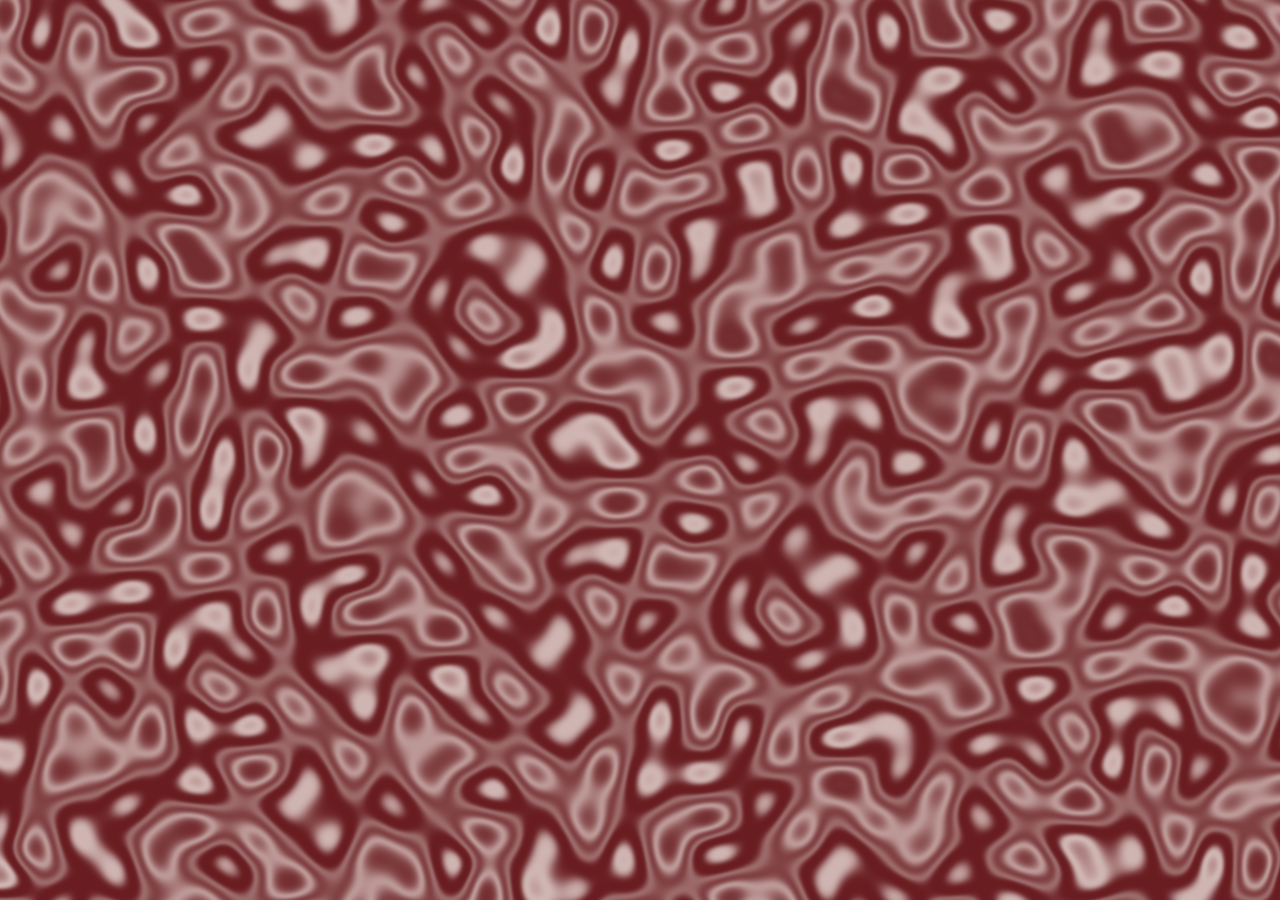
<file: projects/domain-warping/textures.html>
<!DOCTYPE html>
<html>
<head>
    <title>Domain Warping Textures - Codec</title>
    <style>
        * {
            margin: 0;
            overflow: hidden;
        }

        #canvas {
            position: absolute;
        }
    </style>
</head>

<body>
    <canvas id='canvas'></canvas>

    <script id='fragment-shader' type='glsl'>
precision highp float;

uniform vec2 size;

// Thank you to https://gist.github.com/patriciogonzalezvivo/670c22f3966e662d2f83 for the folowing two functions
vec3 permute(vec3 x) { return mod(((x*34.0)+1.0)*x, 289.0); }
float snoise(vec2 v){
    const vec4 C = vec4(0.211324865405187, 0.366025403784439,
        -0.577350269189626, 0.024390243902439);
    vec2 i  = floor(v + dot(v, C.yy) );
    vec2 x0 = v -   i + dot(i, C.xx);
    vec2 i1;
    i1 = (x0.x > x0.y) ? vec2(1.0, 0.0) : vec2(0.0, 1.0);
    vec4 x12 = x0.xyxy + C.xxzz;
    x12.xy -= i1;
    i = mod(i, 289.0);
    vec3 p = permute( permute( i.y + vec3(0.0, i1.y, 1.0 ))
    + i.x + vec3(0.0, i1.x, 1.0 ));
    vec3 m = max(0.5 - vec3(dot(x0,x0), dot(x12.xy,x12.xy),
        dot(x12.zw,x12.zw)), 0.0);
    m = m*m ;
    m = m*m ;
    vec3 x = 2.0 * fract(p * C.www) - 1.0;
    vec3 h = abs(x) - 0.5;
    vec3 ox = floor(x + 0.5);
    vec3 a0 = x - ox;
    m *= 1.79284291400159 - 0.85373472095314 * ( a0*a0 + h*h );
    vec3 g;
    g.x  = a0.x  * x0.x  + h.x  * x0.y;
    g.yz = a0.yz * x12.xz + h.yz * x12.yw;
    return 130.0 * dot(m, g);
}

uniform float time; // Current time

// The chosen colors
vec3 light = vec3(0.949, 0.914, 0.891);
vec3 dark = vec3(0.533, 0.145, 0.165) / 1.3;

// The pattern of warping for the final image
float warp(vec2 v) {
    float to = time / 100.0;

    vec2 a = vec2(snoise(v) / 2.0 - 0.5, snoise(v) + 1.0 + to); // Layer 1
    vec2 b = vec2(snoise(v) / 10.0 + 0.5 + a.y, snoise(v) * snoise(vec2(to, to)) / 2.0 - 1.0 + a.x); // Layer 2

    return snoise(b);
}


void main() {
    // Other possible combinations
    //vec2 val = vec2(snoise(gl_FragCoord.yx / 10.0), snoise(gl_FragCoord.yx / 100.0));
    //val = vec2(snoise(val), snoise(val));

    //vec2 val = vec2(snoise(gl_FragCoord.yx / 10.0), snoise(gl_FragCoord.yx / 100.0));
    //val = vec2(snoise(val), snoise(val));

    //val = snoise(gl_FragCoord.xy / 100.0 + 1.0);
    //val = snoise(gl_FragCoord.xy / 600.0 - val * 1.0);
    //val = snoise(gl_FragCoord.xy / 70.0 + val * 1.0);

    // Creates the final pattern of distortions
    float scale = snoise(vec2(time / 50.0, time / 100.0));
    vec3 col = mix(dark, light, pow((warp(gl_FragCoord.xy / 100.0) + 1.0) * 0.5, 3.0));

    gl_FragColor = vec4(col, 1);
}

    </script>
    
    <!-- Imports compute shader library -->
    <script src='/projects/compute-shader.js'></script>
    
    <script>

const cgl = new ComputeShaderContext(),
    glCanvas = cgl.canvas,
    gl = cgl.context;

glCanvas.id = 'gl-canvas';
document.body.appendChild(glCanvas);

let width = window.innerWidth,
    height = window.innerHeight;
glCanvas.width = width;
glCanvas.height = height;

ComputeShader.useContext(cgl);

let frame = 1;

const size = new ComputeShaderUniform('size', '2fv', [width, height]),
    time = new ComputeShaderUniform('time', '1f', frame);

let render; // Rendering shader

// How to resize the shader when the window is resized
const resize = () => {
    // Update width and height
    width = window.innerWidth;
    height = window.innerHeight;
    glCanvas.width = width;
    glCanvas.height = height;

    size.update([width, height]);

    // Recreate compute shader
    render = new ComputeShader(document.getElementById('fragment-shader').textContent, width, height);
    render.addUniform(size);
    render.addUniform(time);

    render.use(true);
    render.initializeInputs();
};
window.onresize = resize;
resize();

const loop = () => {
    time.update(frame ++);

    render.initializeUniforms();
    render.run();
    window.requestAnimationFrame(loop);
}
loop();

    </script>

    <script></script>
</body>

</html>
</file>
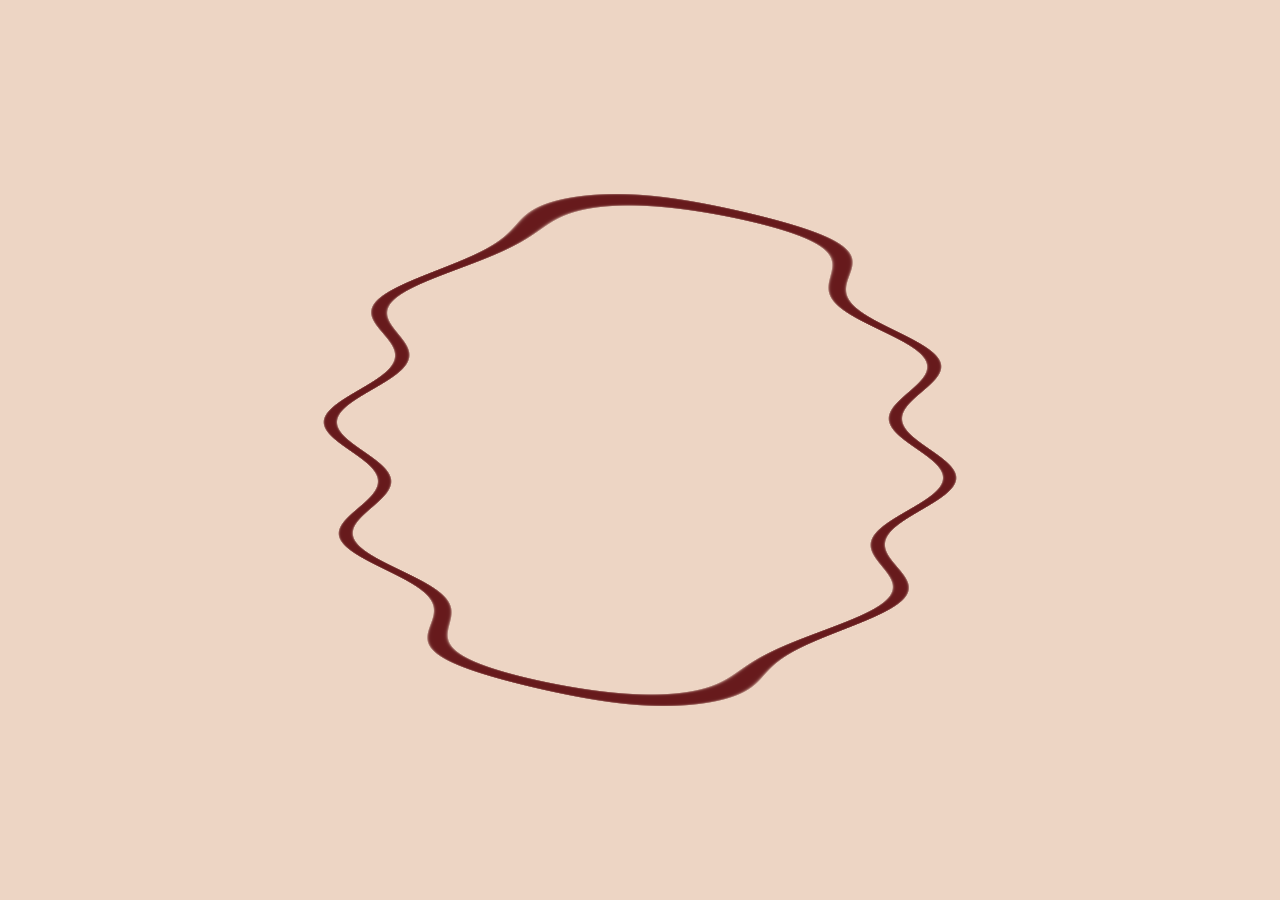
<file: projects/domain-warping/transformations.html>
<!DOCTYPE html>
<html>
<head>
    <title>Domain Warping Transformations - Codec</title>
    <link rel="stylesheet" href="/main-styles.css">
    <link rel="shortcut icon" type="image/x-icon" href="/favicon.ico">
    <style>
        * {
            margin: 0;
            overflow: hidden;
            background-color: var(--primary);
        }

        canvas {
            position: absolute;
        }
    </style>
</head>

<body>
    <canvas id='canvas'></canvas>
    <div id='filter'></div>

    <script id='fragment-shader' type='glsl'>
precision highp float;

uniform vec2 size; // Screen size
uniform float time; // Current time

// Colors
vec3 light = vec3(0.949, 0.914, 0.891);
vec3 dark = vec3(0.533, 0.145, 0.165) / 1.3;

void main() {
    vec2 pos = gl_FragCoord.xy / size - 0.5;

    // Offsets (warps the domain)
    pos.x += sin(pos.y * sin(time * 0.05) * 80.0) * 0.03;
    pos.y /= sin(time * 0.05) * 0.3 + 0.7;

    // Gets the distance using the warped domain
    float dist = pos.x * pos.x + pos.y * pos.y,
        val = pow(min(200.0 * abs(dist - 0.1), 1.0), 8.0); // Essentially creates a ring with some fancy math so it has a thickness and looks smooth

    gl_FragColor = vec4(mix(dark, light, val), 1); // Chooses colors
}

    </script>
    
    <!-- Imports compute shader library -->
    <script src='/projects/compute-shader.js'></script>

    <script>

const cgl = new ComputeShaderContext(),
    glCanvas = cgl.canvas,
    gl = cgl.context;

glCanvas.id = 'gl-canvas';
document.body.appendChild(glCanvas);

let dim; // Dimensions
const setDim = () => {
    dim = Math.min(window.innerWidth, window.innerHeight);
    glCanvas.width = glCanvas.height = dim;

    // Centers canvas
    glCanvas.style.left = `${(window.innerWidth - dim) * 0.5}px`;
    glCanvas.style.top = `${(window.innerHeight - dim) * 0.5}px`;
};
setDim();

ComputeShader.useContext(cgl);

let frame = 1;
const size = new ComputeShaderUniform('size', '2fv', [dim, dim]),
    time = new ComputeShaderUniform('time', '1f', frame);

let render; // Rendering shader

// How to resize the shader when the window is resized
const resize = () => {
    // Update dimensions
    setDim();

    size.update([dim, dim]);

    // Recreate compute shader
    render = new ComputeShader(document.getElementById('fragment-shader').textContent, dim, dim);
    render.addUniform(size);
    render.addUniform(time);

    render.use(true);
    render.initializeInputs();
};
window.onresize = resize;
resize();


const loop = () => {
    time.update(frame ++);

    render.initializeUniforms();
    render.run();
    window.requestAnimationFrame(loop);
}
loop();

    </script>

    <script></script>
</body>

</html>
</file>
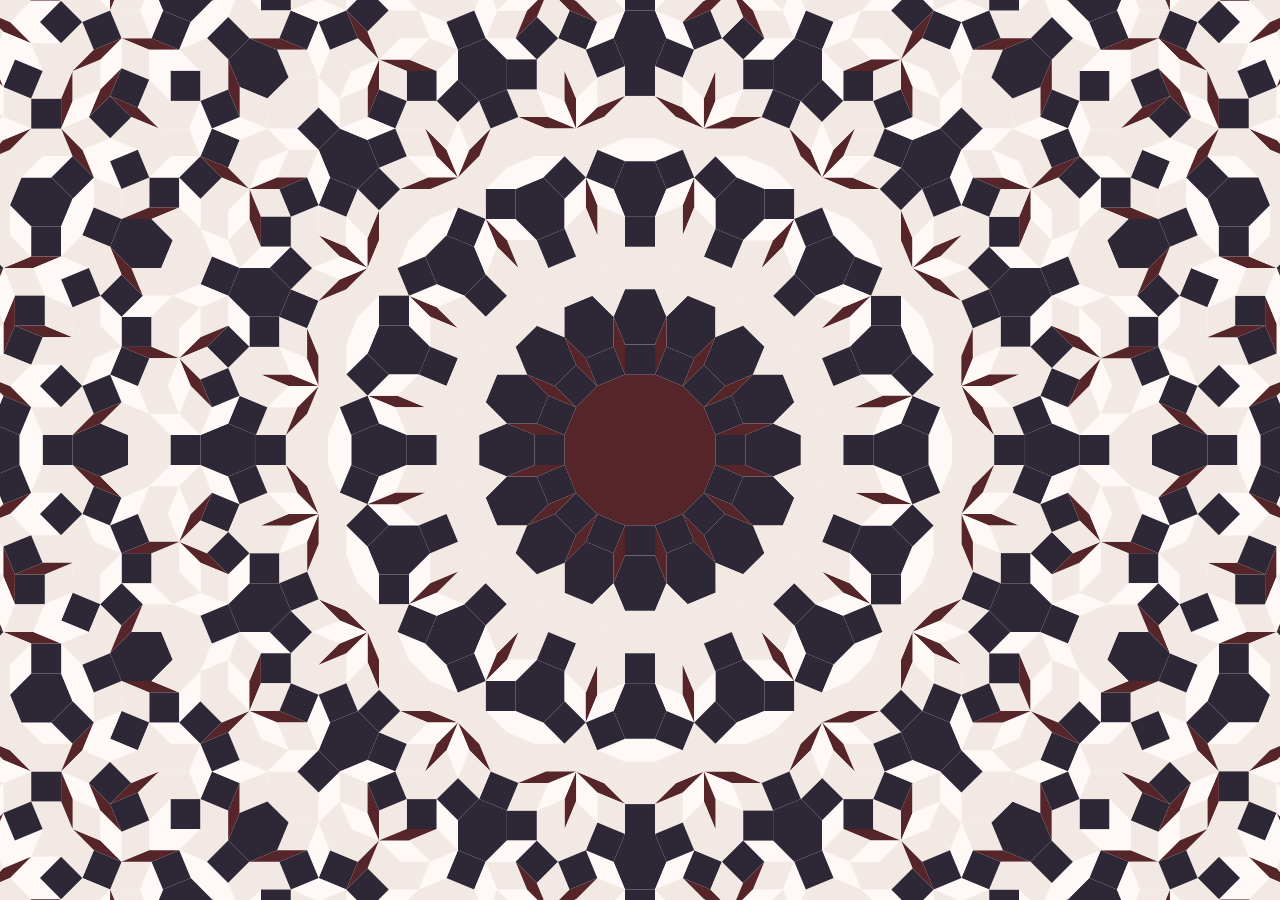
<file: projects/penrose-tilings/penrose-tilings.html>
<!DOCTYPE html>
<!-- 
Penrose Tiles
6/29/23
 -->
<html>
    <head>
        <title>Penrose Tilings</title>
        <style>
            * {
                overflow: hidden;
                margin: 0;
            }

            div {
                position: absolute;
                left: 50%;
                top: 50%;
                color: red;
            }
            canvas {
                position: absolute;
                left: 0;
                top: 0;
            }

        </style>
    </head>
    <body>
        <!-- <div>Hi</div> -->
        <canvas id = 'canvas'></canvas>
        <script>

const canvas = document.getElementById('canvas'),
    ctx = canvas.getContext('2d');

const width = window.innerWidth,
    height = window.innerHeight;

canvas.width = width;
canvas.height = height;

const showInts = false,
    stroke = false,
    fill = true;
let radius = 30, // 20 for smaller designs
    symmetries = 15; // 8, 9, 16

// ctx.strokeStyle = 'white';

// const colors = ['#2E2836', '#6A2E35', '#FEF8F7', '#F2E9E4', '#756D54'];
// const colors = ['#335c67', '#fff3b0', '#e09f3e', '#9e2a2b', '#540b0e'];
// const col1 = [13, 81, 133];//[0  , 0  , 0  ];
// const col2 = [133, 13, 13];

const lerp = (a, b, t) => a + (b - a) * t;

let o = 0;
class Tile {
    constructor(verts) {
        this.verts = verts;
        this.area = roundToPlace(Tile.getArea(verts), 5);

        this.com = [0, 0]; // Center of mass
        for (const vert of this.verts) {
            this.com[0] += vert[0];
            this.com[1] += vert[1];
        }
        this.com /= this.verts.length;
        this.com /= this.verts.length;
        
        if (Tile.types[this.area]) {
            this.type = Tile.types[this.area];
        } else {
            Tile.types[this.area] = {
                area: this.area,
                type: Tile.numTypes ++,
                dist: Infinity,
                color: null,
            }
            this.type = Tile.types[this.area];
        }
    }
    display() {
        ctx.fillStyle = Tile.types[this.area].color;
        // let l = (Math.pow(this.area(), 1 / 10)) * 50;
        // if (l > 1) l = 1;
        // ctx.fillStyle = `hsl(${l + 150}, 50%, 50%)`;
        // ctx.fillStyle = `rgb(${lerp(col1[0], col2[0], l)}, ${lerp(col1[1], col2[1], l)}, ${lerp(col1[2], col2[2], l)})`;
        // colors[(this.area() * 5 | 0) % 5];
        // colors[(this.verts.length * o * Math.sqrt(2) | 0) % 5 + ];
        // `hsl(${this.verts.length + o}, 50%, ${Math.sqrt(this.verts.length * 5) * 5}%)`;

        ctx.beginPath();
        ctx.moveTo(this.verts[0][0], this.verts[0][1]);
        for (const vert of this.verts) {
            ctx.lineTo(vert[0], vert[1]);
        }
        ctx.closePath();
        ctx.fill();
    }

    static setColors() {
        for (const tile of tiles) {
            const dist = Math.sqrt(tile.com[0] * tile.com[0] + tile.com[1] * tile.com[1]);
            if (dist < tile.type.dist) {
                tile.type.dist = dist;
            }
        }

        const distSorted = Object.values(Tile.types).sort(distSort);
        console.log(distSorted);
        console.log(Tile.types);
        for (let i = 0; i < distSorted.length; i ++) {
            const p = i / Tile.numTypes
            Tile.types[distSorted[i].area].color = cols[(i + 0) % 4];;//`hsl(${-p * 100 + 51}deg, ${100 - p * 83}%, ${75 - p * 45}%)`;
            // colors[(i + 3) % 4];
        }
    }
    static getArea(verts) {
        // Adapted from: https://web.archive.org/web/20100405070507/http://valis.cs.uiuc.edu/~sariel/research/CG/compgeom/msg00831.html
        let area = 0;
        for (let i = 0; i < verts.length; i ++) {
            area += verts[i][0] * verts[(i + 1) % verts.length][1] -
                    verts[i][1] * verts[(i + 1) % verts.length][0];
        }

        return area;
    }

    static sideLength = 1;
    static numTypes = 0;
    static types = {};
    static typeDists = [];
    static colors = [];
}

const numericSort = (a, b) => a - b;
const lineAngleSort = (a, b) => a.angle - b.angle;
const distSort = (a, b) => a.dist - b.dist;

// This isn't actually used anymore, but I think it's still a cool idea to find a unique ID for each grid space
const getRegion = (x, y) => {
    /*
    Takes the dot product of the vector from the center of the pattern
    to the mouse and the unit vector perpendicular to the line currently
    looked at. Does that for every line and then rounds it to get the
    unique ID for each region.
    */
    
    let arr = [];
    for (let theta = 0; theta < Math.PI; theta += Math.PI / symmetries) {
        // Originally offset by -width / 2 and -height / 2
        const dot = (x) * Math.cos(theta - Math.PI / 2) + (y) * Math.sin(theta - Math.PI / 2);
        arr.push(Math.floor(dot / lineDist + o));
    }

    return arr;
};

const unitVecs = [];
let gamma;
for (let i = 0; i < symmetries; i ++) unitVecs.push([Math.cos(2 * Math.PI * i / symmetries), Math.sin(2 * Math.PI * i / symmetries)]); // - Math.PI / 2

const calcVert = pos => {
    let x = 0,
        y = 0;
    for (let i = 0; i < symmetries; i ++) {
        const normal = unitVecs[i];
        const k = Math.floor(normal[0] * pos[0] + normal[1] * pos[1] - gamma[i]);
        x += normal[0] * k;
        y += normal[1] * k;
    }

    return [x, y];
};

const roundToPlace = (x, place) => +x.toFixed(place);

const tiles = [];
let tileEdges = {};
let lines = [];


// Adapted from: https://github.com/aatishb/patterncollider/blob/main/vue-definitions.js
// let steps = 2 * Math.round((radius / (symmetries - 1) - 1)/2) + 1;
// let offsets = [];
// for (let i = 0; i < steps; i ++) offsets[i] = i - (steps - 1) * 0.5;
// offsets.sort((a,b) => Math.abs(a) - Math.abs(b));

let offsets = [0];
for (let i = 1; i < radius * symmetries; i ++) offsets.push(-i, i);

// For the grid lines
const getY = (theta, n, x) => Math.tan(theta + Math.PI / 2) * (x - n * Math.cos(theta)) + n * Math.sin(theta);
const getX = (theta, n, y) => (y - n * Math.sin(theta)) / Math.tan(theta + Math.PI / 2) + n * Math.cos(theta);

const cols = ['rgb(242, 233, 228)', 'rgb(46, 40, 54)', 'rgb(85, 37, 42)', 'rgb(254, 248, 247)'];
//['rgb(calc(106 * 1.8), calc(46 * 1.8), calc(53 * 1.8))', 'rgb(46, 40, 54)', 'rgb(117, 109, 84)', 'rgb(200,200,200)', 'rgb(calc(106 * 0.8), calc(46 * 0.8), calc(53 * 0.8))'];

const createLines = () => {
    // ctx.clearRect(-width / 2, -height / 2, width, height);
    // ctx.beginPath();

    ctx.fillStyle = '#FEF8F7';
    ctx.fillRect(-width / 2, -height / 2, width, height);

    const tempLines = {};
    for (let i = 0; i < symmetries; i ++) {
        const theta = i * 2 / symmetries * Math.PI + 0.000001,
            slope = Math.tan(theta + Math.PI / 2);
        
        for (const n of offsets) {
            const x = (n + gamma[i]) * Math.cos(theta),
                y = (n + gamma[i]) * Math.sin(theta);

            // Draws the pentagrid
            ctx.strokeStyle = cols[i];
            ctx.beginPath();
            // ctx.moveTo(-10, slope * (-10 - x) + y);
            // ctx.lineTo(10, slope * (10 - x) + y);
            ctx.stroke();
            ctx.closePath();
            
            tempLines[roundToPlace(x, 5) + ' ' + roundToPlace(y, 5) + ' ' + roundToPlace(slope, 5)] = {
                x: x,
                y: y,
                m: slope,
                angle: (theta + Math.PI / 2) * 180 / Math.PI % 180,
            };
        }
    }

    lines = Object.values(tempLines);
    
    ctx.stroke();
    ctx.closePath();    
};

const scale = 15;//100;
ctx.lineCap = 'round';
ctx.lineWidth = 1.5/scale;//6 * 1 / scale;
ctx.translate(width / 2, height / 2);
ctx.scale(scale, scale);

const calcInts = intPts => {
    for (const line1 of lines) {
        for (const line2 of lines) {
            if (line1.angle >= line2.angle) continue;
            
            // Calculates the intersection point of the two lines in point-slope form.
            // Truncates to five digits of precision due to some errors if not truncated.
            let x = (line2.m * line2.x - line1.m * line1.x + line1.y - line2.y) / (line2.m - line1.m),
                y = line1.y + line1.m * (x - line1.x);
            
            
            if (Math.sqrt(x * x + y * y) < 0.5 * (radius - symmetries / 5) && x > -width / (2 * scale) - 2 && x < width / (2 * scale) + 2 && y > -height / (2 * scale) - 2 && y < height / (2 * scale) + 2) {
                const key = roundToPlace(x, 5) + ' ' + roundToPlace(y, 5); // Stringify the numbers and use them as the key
                if (intPts[key]) {
                    intPts[key].lines.add(line1);
                    intPts[key].lines.add(line2);
                } else {
                    const intLines = new Set();
                    intLines.add(line1);
                    intLines.add(line2);

                    intPts[key] = {
                        x: x,
                        y: y,
                        lines: intLines,
                    };
                }
            }
        }
    }
};
const createTiles = intPts => {
    for (const p in intPts) {
        const pt = intPts[p],
            lines = Array.from(pt.lines).sort(lineAngleSort);

        if (showInts) {
            ctx.fillStyle = 'red';
            ctx.fillRect(pt.x - 0.0125, pt.y - 0.0125, 0.025, 0.025);
        }

        const angles = [];
        for (let i = 0; i < lines.length - 1; i ++) {
            const av = (lines[i].angle + lines[i + 1].angle) * 0.5;
            angles.push(av);
            angles.push((av + 180) % 360);
        }

        const fillAv = (lines[lines.length - 1].angle + lines[0].angle + 180) * 0.5;
        angles.push(fillAv, (fillAv + 180) % 360);
        angles.sort(numericSort);

        const testPts = [];
        for (const angle of angles) {
            testPts.push([
                pt.x + Math.cos(angle * Math.PI / 180) * 0.0001,
                pt.y + Math.sin(angle * Math.PI / 180) * 0.0001,
            ]);
        }

        ctx.fillStyle = 'green';
        const verts = [];
        for (const testPt of testPts) {
            verts.push(calcVert(testPt));
            if (showInts) ctx.fillRect(testPt[0] - 0.005, testPt[1] - 0.005, 0.01, 0.01);
        }

        if (stroke) {
            for (let i = 0; i < verts.length; i ++) {
                const sortedVerts = [
                    verts[i][0] + 0.01, // These offsets give each vertex a unique ID, so two in a straight line don't interfere with each other
                    verts[i][1] - 0.01,
                    verts[(i + 1) % verts.length][0] + 0.02,
                    verts[(i + 1) % verts.length][1] - 0.02,
                ].sort(numericSort);

                tileEdges[
                    roundToPlace(sortedVerts[0], 5) + ' ' + roundToPlace(sortedVerts[1], 5) + ' ' + 
                    roundToPlace(sortedVerts[2], 5) + ' ' + roundToPlace(sortedVerts[3], 5)
                ] = [
                    verts[i],
                    verts[(i + 1) % verts.length],
                ];
            }
        }
        
        if (fill) tiles.push(new Tile(verts));
    }
};
const penrose = () => {
    const intPts = {};

    calcInts(intPts);
    createTiles(intPts);
};



window.addEventListener('mousemove', e => {
    const mx = e.offsetX,
        my = e.offsetY;

    if (showInts) { 
        ctx.fillStyle = 'rgb(0, 255, 0)';
        const smth = calcVert([(mx - width / 2) / 20, (my - height / 2) / 20]);
        ctx.fillRect(smth[0] - 0.05, smth[1] - 0.05, 0.1, 0.1);
        console.log(smth);
    }
});

let offset = 0.0;
const render = () => {
    symmetries ++;
    if (symmetries === 6) symmetries = 7;
    if (symmetries > 20) symmetries = 5;

    unitVecs.length = 0;
    for (let i = 0; i < symmetries; i ++) unitVecs.push([Math.cos(2 * Math.PI * i / symmetries), Math.sin(2 * Math.PI * i / symmetries)]);

    // steps = 2 * Math.round((radius / (symmetries - 1) - 1)/2) + 1;
    // offsets = [];
    // for (let i = 0; i < steps; i ++) offsets[i] = i - (steps - 1) * 0.5;
    // offsets.sort((a,b) => Math.abs(a) - Math.abs(b));


    let offsets = [0];
    for (let i = 1; i < radius * symmetries; i ++) offsets.push(-i, i);

    gamma = Array(symmetries);
    gamma.fill(offset);

    // o += 0.4
    
    // offset += 0.005;
    // offset %= 1;
    tiles.length = 0;
    lines.length = 0;
    tileEdges = {};

    Tile.numTypes = 0;
    Tile.types = {};
    Tile.typeDists = [];
    Tile.colors = [];

    createLines();
    penrose();
    Tile.setColors();

    if (fill) {
        for (const t of tiles) t.display();
    }
    if (stroke) {
        ctx.beginPath();
        for (const edge of Object.values(tileEdges)) {
            ctx.moveTo(edge[0][0], edge[0][1]);
            ctx.lineTo(edge[1][0], edge[1][1]);
        }
        ctx.stroke();
        ctx.closePath();
    }
};
render();

        </script>
    </body>
</html>
</file>
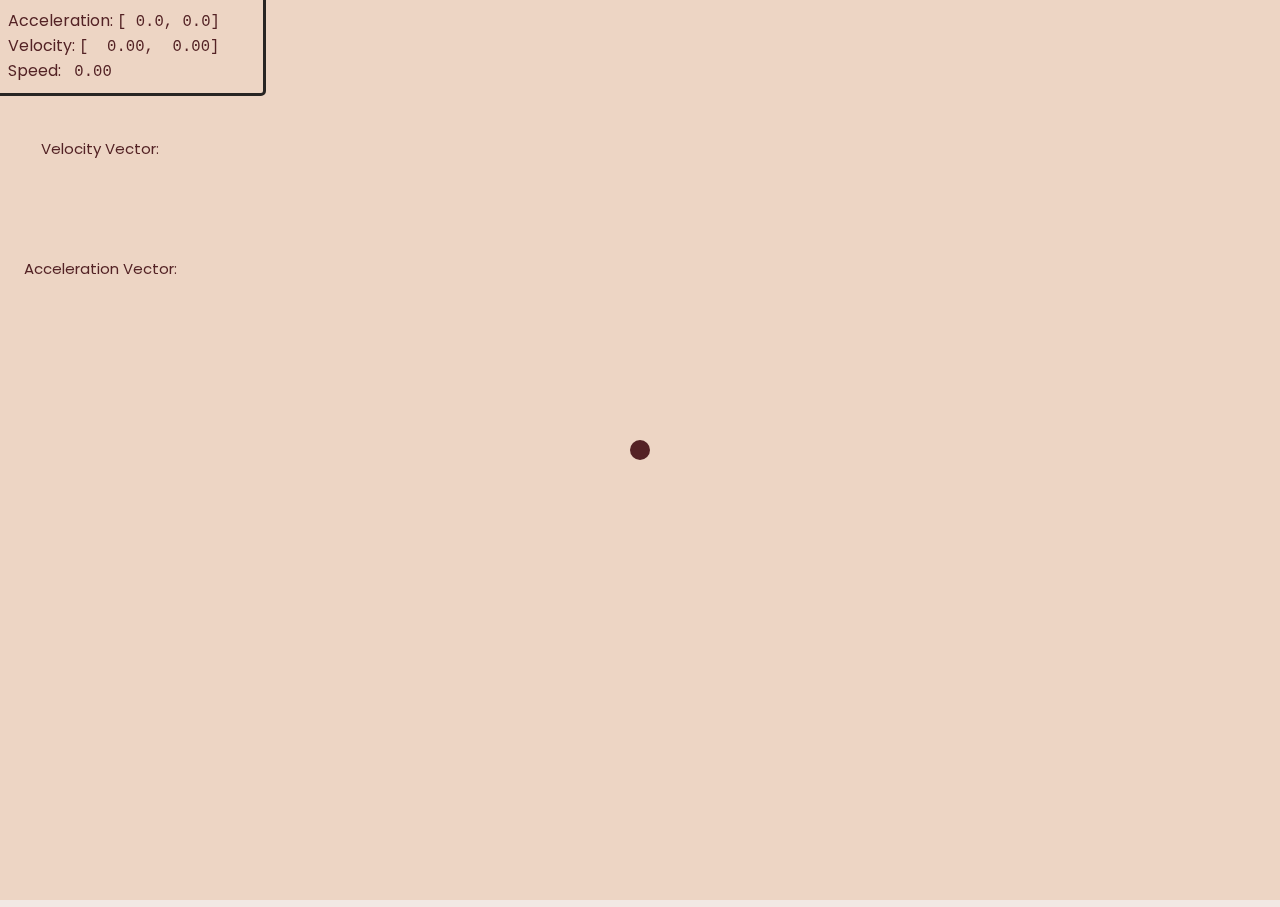
<file: projects/vector-motion/vector-motion.html>
<!DOCTYPE html>
<html>
    <head>
        <title>Vector Motion - Codec</title>
        <link rel="preconnect" href="https://fonts.googleapis.com">
        <link rel="preconnect" href="https://fonts.gstatic.com" crossorigin>
        <link href="https://fonts.googleapis.com/css2?family=Poppins&display=swap" rel="stylesheet">
        <link rel="stylesheet" href="/main-styles.css">
        
        <style>
            body {
                margin: 0;
                overflow: hidden;

                color: var(--primary-dark);
                background-color: var(--primary);

                font-family: 'Poppins', 'Trebuchet MS', Verdana, Tahoma, Roboto, sans-serif;
            }

            /* Positions for data about player object */
            #stats {
                position: absolute;
                left: -5px;
                top: -5px;
                width: 245px;
                height: min-content;

                padding: 10px;

                border-style: solid;
                border-color: rgb(40, 40, 40);
                border-width: 3px;
                border-radius: 5px;
            }
            /* More formatting */
            pre {
                font-family: monospace;
                font-size: 1.2em;
                display: inline;
            }
        </style>
        <style></style>
    </head>
    <body>
        <canvas id='canvas'></canvas>
        <div id='stats'>
            Acceleration: <pre id='acc'></pre><br>
            Velocity: <pre id='vel'></pre><br>
            Speed: <pre id='mag'></pre><br>
        </div>
        <div id='filter'></div>
        <script>

// Setup
const ctx = canvas.getContext('2d');

let width = window.innerWidth,
    height = window.innerHeight;
canvas.width = width;
canvas.height = height;

// What to do when the screen resizes
window.onresize = () => {
    // Updates dimensions
    width = window.innerWidth;
    height = window.innerHeight;
    canvas.width = width;
    canvas.height = height;

    // Redraws some parts
    ctx.font = '15px Poppins';
    ctx.textAlign = 'center';
    ctx.textBaseline = 'middle';

    ctx.lineWidth = 3;
    ctx.fillStyle = ctx.strokeStyle = 'rgb(85, 37, 42)';
};

// Gets keypresses
const keys = {};
window.addEventListener('keydown', e => keys[e.key.toLocaleLowerCase()] = true);
window.addEventListener('keyup', e => keys[e.key.toLocaleLowerCase()] = false);

const player = {
    // Basic movement attributes
    pos: [width * 0.5, height * 0.5],
    vel: [0, 0],
    acc: [0, 0],

    // Other attributes
    radius: 10,
    friction: 0.97,
    topSpeed: 40,

    update() {
        // Implicit Euler integration
        this.vel[0] += this.acc[0] * dt;
        this.vel[1] += this.acc[1] * dt;
        this.pos[0] += this.vel[0] * dt;
        this.pos[1] += this.vel[1] * dt;

        this.acc[0] = this.acc[1] = 0;

        // Get inputs
        const left = keys['a'] || keys['arrowleft'],
            right = keys['d'] || keys['arrowright'],
            up = keys['w'] || keys['arrowup'],
            down = keys['s'] || keys['arrowdown'];

        // Speed
        const mag = Math.sqrt(this.vel[0] * this.vel[0] + this.vel[1] * this.vel[1]);
        
        // Accelerate in intended direction
        if (left) this.acc[0] = -0.5;
        if (right) this.acc[0] = 0.5;
        if (up) this.acc[1] = -0.5;
        if (down) this.acc[1] = 0.5;

        // When to slow down
        if (!left && !right) {
            const nvel = this.vel[0] * this.friction;
            this.vel[0] += (nvel - this.vel[0]) * dt;
        }
        if (!up && !down) {
            const nvel = this.vel[1] * this.friction;
            this.vel[1] += (nvel - this.vel[1]) * dt;
        }

        // Slow down if too fast
        if (mag > this.topSpeed) {
            this.vel[0] *= this.topSpeed / mag;
            this.vel[1] *= this.topSpeed / mag;
        }

        // Borders
        if (this.pos[0] < this.radius) {
            this.pos[0] = this.radius;
            this.vel[0] *= -1;
        }
        if (this.pos[0] > width - this.radius) {
            this.pos[0] = width - this.radius;
            this.vel[0] *= -1;
        }
        if (this.pos[1] < this.radius) {
            this.pos[1] = this.radius;
            this.vel[1] *= -1;
        }
        if (this.pos[1] > height - this.radius) {
            this.pos[1] = height - this.radius;
            this.vel[1] *= -1;
        }
    },
    display() {
        ctx.beginPath();
        ctx.arc(this.pos[0], this.pos[1], this.radius, 0, Math.PI * 2);
        ctx.fill();
        ctx.closePath();
    },
};

// Elements
const accEl = document.getElementById('acc'),
    velEl = document.getElementById('vel'),
    magEl = document.getElementById('mag');

// Graphics setup
ctx.font = '15px Poppins';
ctx.textAlign = 'center';
ctx.textBaseline = 'middle';

ctx.lineWidth = 3;
ctx.fillStyle = ctx.strokeStyle = 'rgb(85, 37, 42)';

let pt = 0,
    dt = 1;

const loop = t => {
    ctx.clearRect(0, 0, width, height);

    // Delta time
    dt = (t - pt) * 60 / 1000 || 1; // Divides the time elapsed by the intended frames per second
    pt = t;

    player.update();
    player.display();

    // Update visuals
    accEl.textContent = `[${
        player.acc[0]
            .toFixed(1)
            .toString()
            .padStart(4, ' ')
    },${
        player.acc[1]
            .toFixed(1)
            .toString()
            .padStart(4, ' ')
    }]`;
    velEl.textContent = `[${
        player.vel[0]
            .toFixed(2)
            .toString()
            .padStart(6, ' ')
    },${
        player.vel[1]
            .toFixed(2)
            .toString()
            .padStart(6, ' ')
    }]`;
    magEl.textContent = `${
        Math.sqrt(player.vel[0] * player.vel[0] + player.vel[1] * player.vel[1])
            .toFixed(2)
            .toString()
            .padStart(5, ' ')
        }`;


    ctx.fillText('Velocity Vector:', 100, 150);
    ctx.beginPath();
    ctx.moveTo(100, 200);
    ctx.lineTo(100 + player.vel[0], 200 + player.vel[1]);
    ctx.stroke();
    ctx.closePath();

    ctx.fillText('Acceleration Vector:', 100, 270);
    ctx.beginPath();
    ctx.moveTo(100, 300);
    ctx.lineTo(100 + player.acc[0] * 40, 300 + player.acc[1] * 40);
    ctx.stroke();
    ctx.closePath();

    requestAnimationFrame(loop);
};
loop(0);


        </script>
    </body>
</html>
</file>
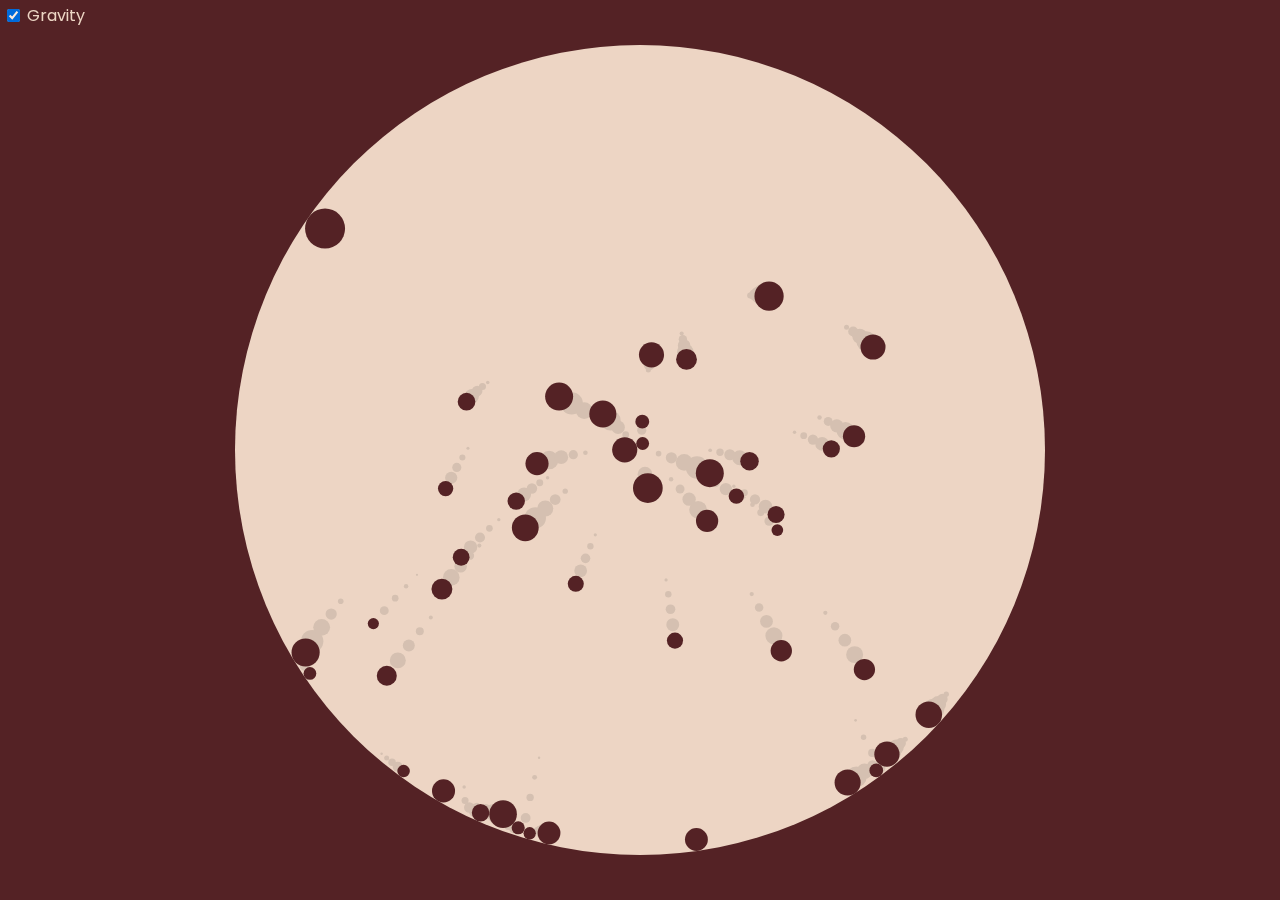
<file: projects/verlet-integration/verlet-integration.html>
<!DOCTYPE html>
<html>
    <head>
        <title>Verlet Integration - Codec</title>
        <link rel="preconnect" href="https://fonts.googleapis.com">
        <link rel="preconnect" href="https://fonts.gstatic.com" crossorigin>
        <link href="https://fonts.googleapis.com/css2?family=Poppins" rel="stylesheet">
        <link rel="stylesheet" href="/main-styles.css">
        
        <style>
            /* Style settup */
            body {
                margin: 0;
                height: 100%;

                font-family: 'Poppins', 'Trebuchet MS', Verdana, Tahoma, Roboto, sans-serif;
            }
            canvas, #check-container {
                position: absolute;
            }
            #inner-check-container {
                position: relative;
                margin: 3px;
                color: rgb(242, 233, 228);
            }
            #gravity-check {
                position: relative;
                top: 1px;
            }
        </style>
    </head>
    <body>
        <canvas id='canvas'></canvas>
        
        <!-- The checkbox -->
        <div id='check-container'>
            <div id='inner-check-container'>
                <input id='gravity-check' type='checkbox' checked>
                <label for='gravity-check'>Gravity</label>
            </div>
        </div>
        

        <div id='filter'></div>
        <script>

// Stup
const ctx = canvas.getContext('2d');

const width = window.innerWidth,
    height = window.innerHeight;

canvas.width = width;
canvas.height = height;


const tau = Math.PI * 2,
    borderRadius = Math.min(width, height) * 0.45;
let grav = 0.5;

// Adds the reaction for when the check is checked
const gravCheck = document.getElementById('gravity-check');
gravCheck.addEventListener('input', e => {
    grav = gravCheck.checked ? 0.5 : 0;
})

const balls = [],
    ballNum = (Math.min(width, height) / 70) ** 2 | 0;
class Ball {
    constructor(fixed = false, r = (Math.random() * 10 + 5)) {
        const ang = Math.random() * tau,
            dist = Math.random() * (borderRadius - r);

        // Verlet parts
        this.x = width * 0.5;
        this.y = height * 0.5;
        this.px = this.x + Math.random() * 10 - 5;
        this.py = this.y + Math.random() * 10 - 5;

        this.r = r;

        // Not affected by physics
        this.fixed = fixed;

        this.shadowPos = [];
    }
    update() {
        const vx = this.x - this.px,
            vy = this.y - this.py;
        this.px = this.x;
        this.py = this.y;
        
        if (!this.fixed) {
            this.x += vx;
            this.y += vy + grav;
        }
    }
    collide() {
        // Goes over all balls and tests if they intersect, if they do, move them apart and update the velocities
        for (let i = balls.length; i --;) {
            const b = balls[i];
            if (b === this) continue;

            const dx = b.x - this.x,
                dy = b.y - this.y,
                dist = dx * dx + dy * dy; // Optimize by taking out root
            if (dist < (this.r + b.r) * (this.r + b.r)) { // If intersecting
                const overlap = Math.sqrt(dist);
                const nx = dx / overlap,
                    ny = dy / overlap,
                    moveDist = (overlap - this.r - b.r) * 0.5;
                if (!this.fixed) {
                    this.x += nx * moveDist;
                    this.y += ny * moveDist;
                }
                if (!b.fixed) {
                    b.x -= nx * moveDist;
                    b.y -= ny * moveDist;
                }
            }

        }
        
        const dx = this.x - width * 0.5,
            dy = this.y - height * 0.5,
            dist = Math.sqrt(dx * dx + dy * dy);
        if (dist + this.r > borderRadius) {
            const vx = this.x - this.px,
                vy = this.y - this.py;
            const nx = dx / dist,
                ny = dy / dist;
            this.x = nx * (borderRadius - this.r) + width * 0.5;
            this.y = ny * (borderRadius - this.r) + height * 0.5;

            const velMag = Math.sqrt(vx * vx + vy * vy);
            this.px += vx / velMag * 0.01;
            this.py += vy / velMag * 0.01;
        }
    }
    display() {
        ctx.fillStyle = 'rgb(85, 37, 42)';
        ctx.beginPath();
        ctx.arc(this.x, this.y, this.r, 0, tau);
        ctx.fill();
        ctx.closePath();
    }
    shadow() {
        ctx.fillStyle = `rgb(${242 * 0.9}, ${233 * 0.9}, ${228 * 0.9})`;
        for (let i = this.shadowPos.length; i --;) {
            const spos = this.shadowPos[i];
            
            ctx.beginPath();
            ctx.arc(spos[0], spos[1], this.r * (i / this.shadowPos.length), 0, tau);
            ctx.fill();
            ctx.closePath();
        }

        this.shadowPos.push([this.x, this.y]);
        if (this.shadowPos.length > 5) this.shadowPos.shift();
    }

    static collideIter = 10;
}
balls.push(new Ball(true, 20));

let mx = 0,
    my = 0;
window.addEventListener('mousemove', e => {
    mx = e.offsetX;
    my = e.offsetY;
});
let paused = false;
canvas.addEventListener('mousedown', e => paused = !paused);

const loop = () => {
    window.requestAnimationFrame(loop);

    if (paused) return;

    ctx.fillStyle = 'rgb(85, 37, 42)';
    ctx.fillRect(0, 0, width, height);

    ctx.fillStyle = 'rgb(242, 233, 228)';
    ctx.beginPath();
    ctx.arc(width * 0.5, height * 0.5, borderRadius, 0, tau);
    ctx.fill();
    ctx.closePath();

    if (balls.length < ballNum) balls.push(new Ball());

    balls[0].x = mx;
    balls[0].y = my;

    for (const b of balls) b.update();
    for (let i = Ball.collideIter; i --;) {
        for (const b of balls) b.collide();
    }
    for (const b of balls) b.shadow();
    for (const b of balls) b.display();

};
loop();


        </script>
    </body>
</html>
</file>
<file: main-styles.css>
/* Color palette */
:root {
    --primary: rgb(242, 233, 228);
    --primary-dark: rgb(85, 37, 42);
    --dark: rgb(46, 40, 54);
    --light: rgb(254, 248, 247);
    --coyote: rgb(117, 109, 84);
    --coyote-overlay: rgba(117, 109, 84, 0.5);
}

/* Color for filter */
#filter {
    position: fixed;
    top: 0;
    left: 0;
    width: 100%;
    height: 100%;

    background: rgba(239, 184, 139, 0.3);
    mix-blend-mode: multiply;
    
    pointer-events: none;

    z-index: 1000;
}

/* Styles for the body */
body {
    margin: 0;
    height: 100%;

    font-family: 'Poppins', 'Trebuchet MS', Verdana, Tahoma, Roboto, sans-serif;
}
</file>
